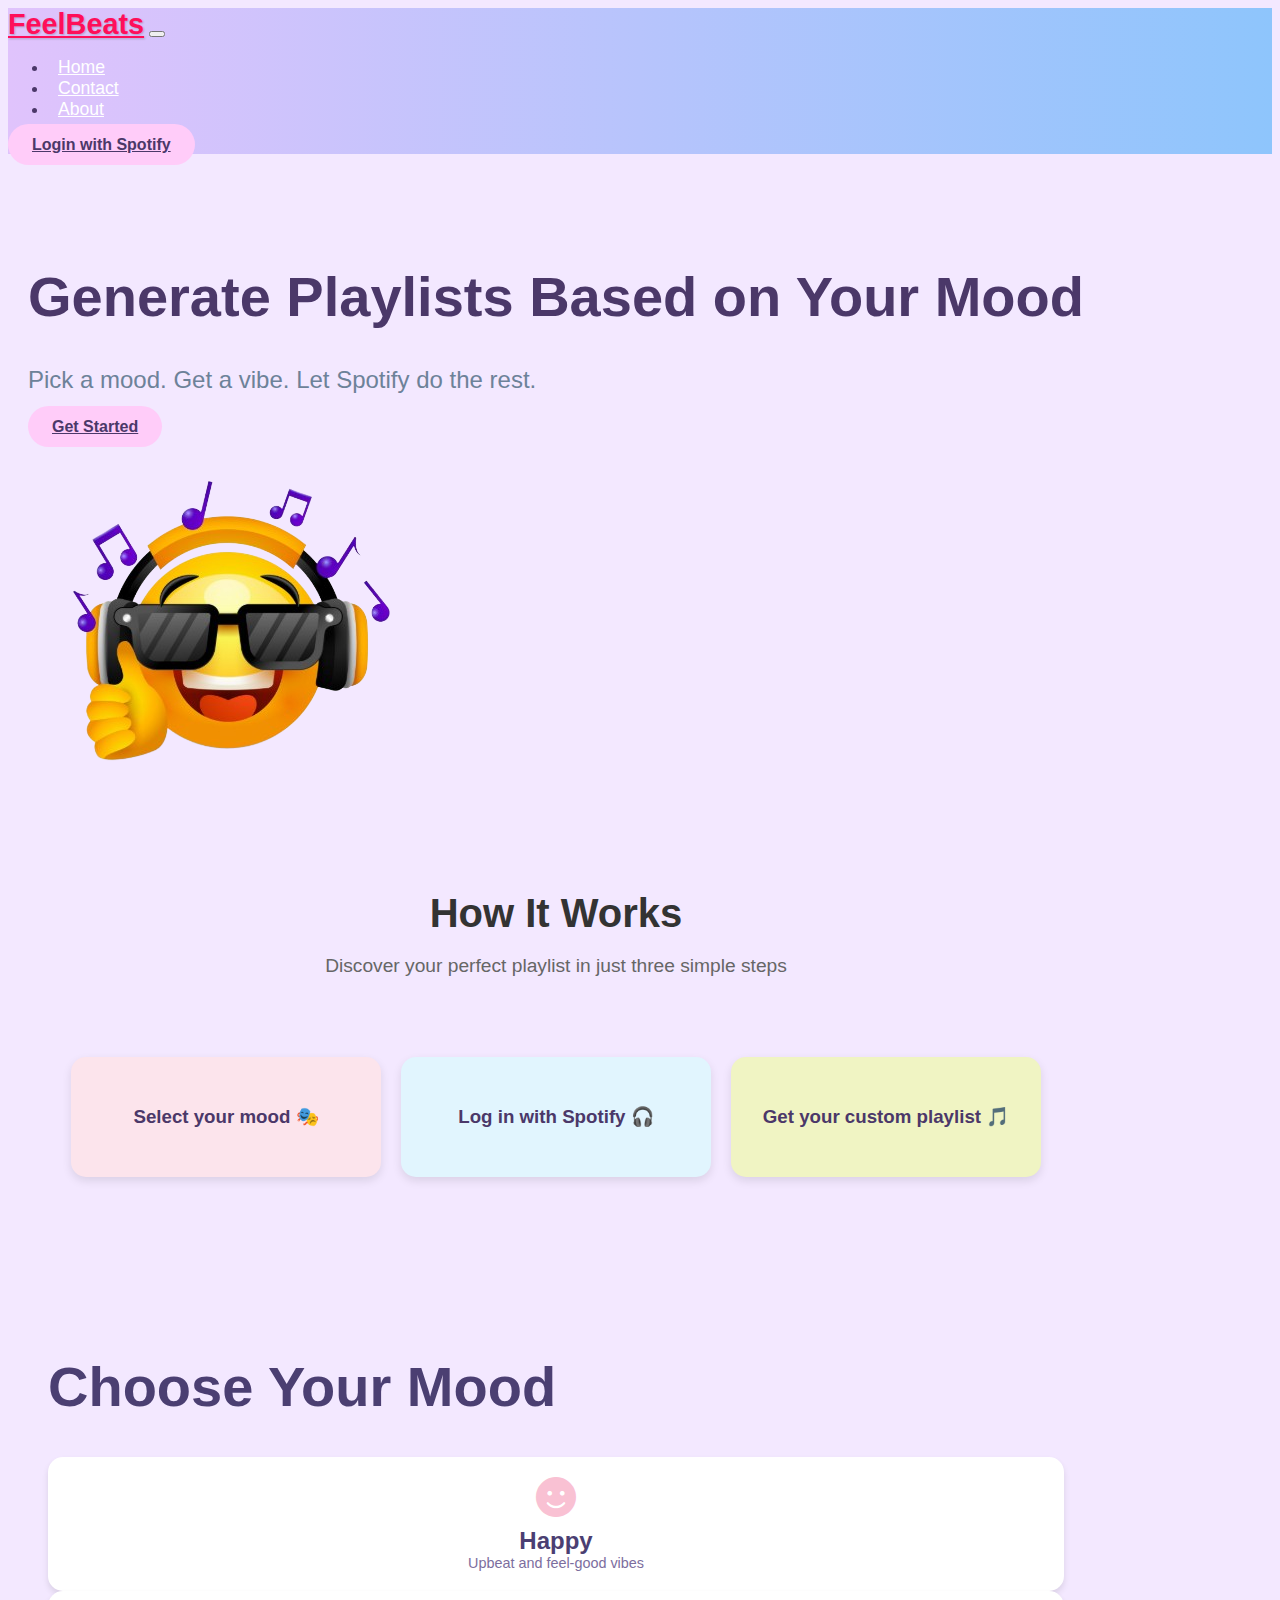
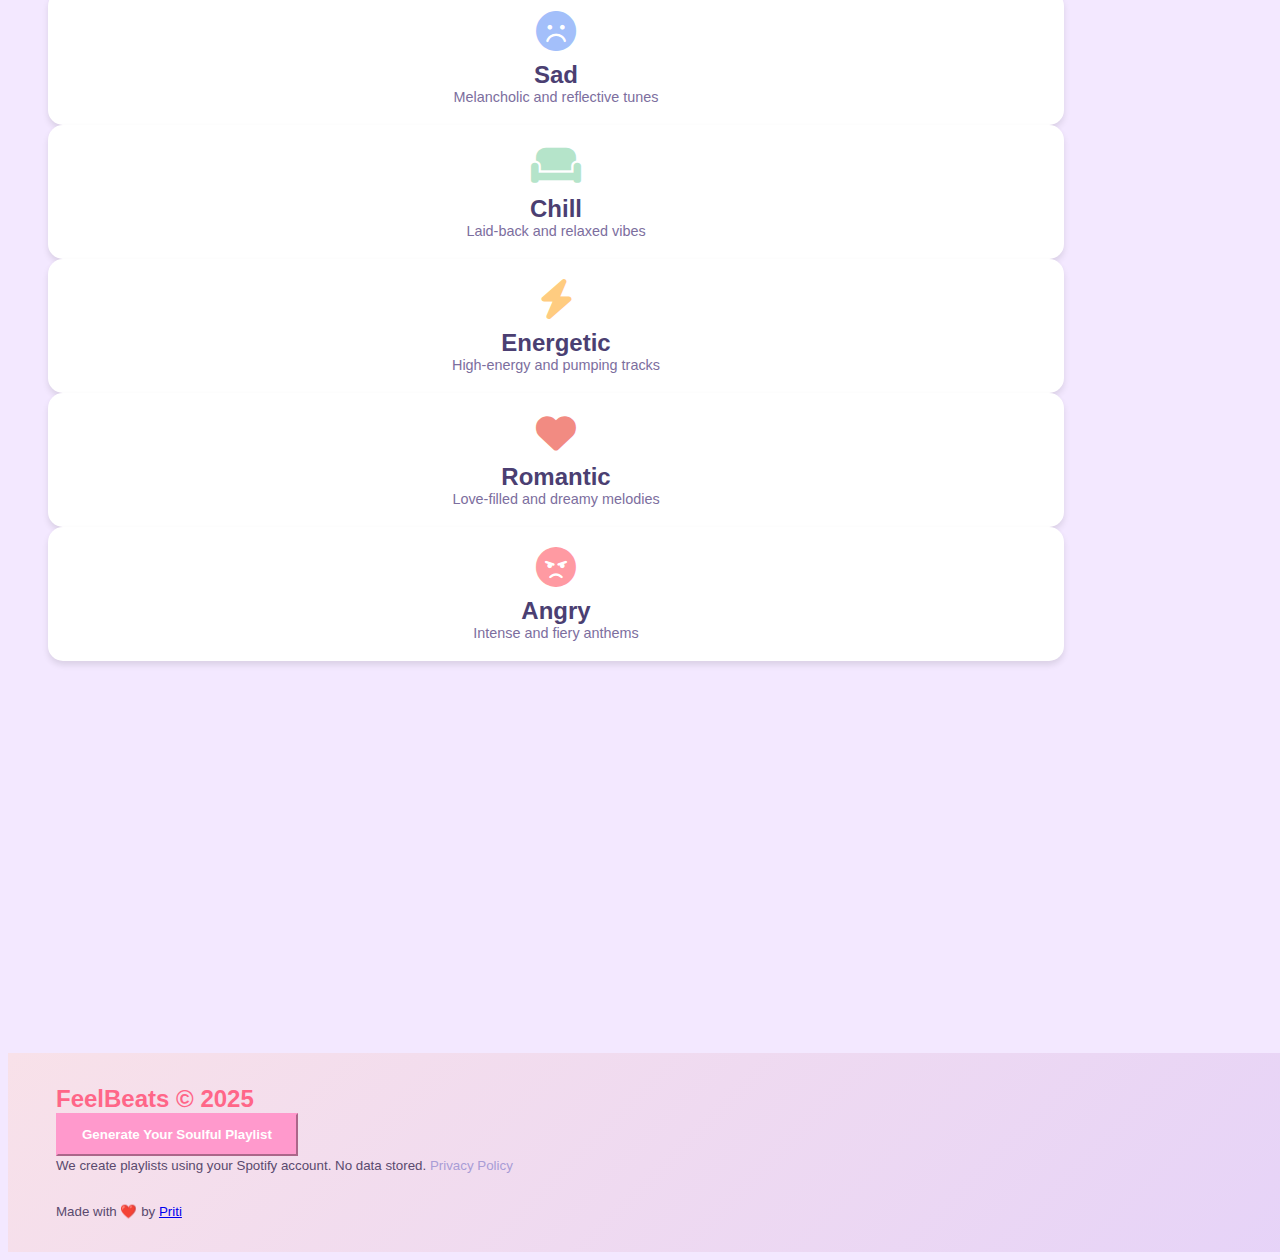
<file: Index.html>
<!DOCTYPE html>
<html lang="en">
<head>
    <meta charset="UTF-8">
    <meta name="viewport" content="width=device-width, initial-scale=1.0">
    <title>Mood- Playlist</title>
    <link href="https://cdn.jsdelivr.net/npm/bootstrap@5.0.2/dist/css/bootstrap.min.css" rel="stylesheet" integrity="sha384-EVSTQN3/azprG1Anm3QDgpJLIm9Nao0Yz1ztcQTwFspd3yD65VohhpuuCOmLASjC" crossorigin="anonymous">
    <link rel="stylesheet" href="../Style/Navbar.css">
    <link rel="stylesheet" href="../Style/home.css">

    <link href="https://cdnjs.cloudflare.com/ajax/libs/font-awesome/6.4.2/css/all.min.css" rel="stylesheet">
</head>
<body>
    <!-- Navbar -->
    <nav class="navbar navbar-expand-lg navbar-light bg-light">
        <div class="container-fluid">
        <!-- Logo/Name on the left -->
        <a class="navbar-brand" href="#">FeelBeats</a>
         
        <!-- Toggler for mobile view -->
        <button class="navbar-toggler" type="button" data-bs-toggle="collapse" data-bs-target="#navbarNav" aria-controls="navbarNav" aria-expanded="false" aria-label="Toggle navigation">
            <span class="navbar-toggler-icon"></span>
        </button>
        
        <!-- Navbar links and buttons -->
        <div class="collapse navbar-collapse" id="navbarNav">
            <!-- Center links -->
            <ul class="navbar-nav mx-auto">
            <li class="nav-item">
                <a class="nav-link" href="Index.html">Home</a>
            </li>
            <li class="nav-item">
                <a class="nav-link" href="Contact.html">Contact</a>
            </li>
            <li class="nav-item">
                <a class="nav-link" href="about.html">About</a>
            </li>
            </ul>
            
            <!-- Right buttons -->
            <div class="d-flex">
            <!-- <a href="#" class="btn btn-outline-primary me-2">Login</a> -->
            <a href="#"  id="login" class="btn login-btn btn-primary">Login with spotify</a>
            </div>
        </div>
        
        </div>
    </nav>
    <!-- hero section  -->
     <section class="hero-section">
    <div class="container">
      <div class="row align-items-center">
        <!-- Text Content -->
        <div class="col-md-6 text-center text-md-start">
          <h1 class="mb-4">Generate Playlists Based on Your Mood</h1>
          <p class="mb-5">Pick a mood. Get a vibe. Let Spotify do the rest.</p>
          <a href="#mood-selection" class="btn btn-primary">Get Started</a>
        </div>
        <!-- supporting image -->
        <div class="col-md-6 text-center ">
          <img src="../Images/musicemoji.png" alt="" class="simg">
        </div>

         <!-- Cards Section -->
        <section class="how-it-works">
            <h2 class="Center">How It Works</h2>
            <p class="tagline">Discover your perfect playlist in just three simple steps</p>
            <div class="cards-container">
                <div class="card steps">
                    <h3>Select your mood 🎭</h3>
                </div>
                <div class="card steps">
                    <h3>Log in with Spotify 🎧</h3>
                </div>
                <div class="card steps">
                    <h3>Get your custom playlist 🎵</h3>
                </div>
            </div>
        </section>
        <section class="container choosemood">
        <h1 class="text-center mb-5" style="color: #4b3f72;">Choose Your Mood</h1>
        <div class="row g-4">
            <div class="col-md-4">
                <div class="mood-card" data-mood="happy">
                    <i class="fas fa-smile mood-icon" style="color: #f9c1d3;"></i>
                    <div class="mood-name">Happy</div>
                    <div class="mood-microcopy">Upbeat and feel-good vibes</div>
                </div>
            </div>
            <div class="col-md-4">
                <div class="mood-card" data-mood="sad">
                    <i class="fas fa-frown mood-icon" style="color: #a3bffa;"></i>
                    <div class="mood-name">Sad</div>
                    <div class="mood-microcopy">Melancholic and reflective tunes</div>
                </div>
            </div>
            <div class="col-md-4">
                <div class="mood-card" data-mood="chill">
                    <i class="fas fa-couch mood-icon" style="color: #b5e4ca;"></i>
                    <div class="mood-name">Chill</div>
                    <div class="mood-microcopy">Laid-back and relaxed vibes</div>
                </div>
            </div>
            <div class="col-md-4">
                <div class="mood-card" data-mood="energetic">
                    <i class="fas fa-bolt mood-icon" style="color: #ffcc80;"></i>
                    <div class="mood-name">Energetic</div>
                    <div class="mood-microcopy">High-energy and pumping tracks</div>
                </div>
            </div>
            <div class="col-md-4">
                <div class="mood-card" data-mood="romantic">
                    <i class="fas fa-heart mood-icon" style="color: #f28b82;"></i>
                    <div class="mood-name">Romantic</div>
                    <div class="mood-microcopy">Love-filled and dreamy melodies</div>
                </div>
            </div>
            <div class="col-md-4">
                <div class="mood-card" data-mood="angry">
                    <i class="fas fa-angry mood-icon" style="color: #ff9aa2;"></i>
                    <div class="mood-name">Angry</div>
                    <div class="mood-microcopy">Intense and fiery anthems</div>
                </div>
            </div>
        </div>
    </section>
    <div id="results" class="container mt-5">
      
    </div>

      </div>
    </div>
  </section>
  <footer>
    <div class="footer-container">
      <div class="d-flex flex-column flex-md-row justify-content-between align-items-center mb-3">
        <div class="footer-brand mb-2 mb-md-0">
          FeelBeats © 2025
        </div>
        <button id="main-cta-btn" class="btn cta-btn btn-lg">
          Generate Your Soulful Playlist
        </button>
      </div>
      <div class="d-flex flex-column flex-md-row justify-content-between align-items-center">
        <div class="footer-links mb-2 mb-md-0 ">
          <small >
            We create playlists using your Spotify account. No data stored. 
            <a href="/privacy-policy">Privacy Policy</a>
          </small>
        </div>
        <div class="social-icons">
          <a href="https://github.com/yourusername" aria-label="GitHub">
            <i class="bi bi-github"></i>
          </a>
          <a href="https://twitter.com/yourusername" aria-label="Twitter">
            <i class="bi bi-twitter"></i>
          </a>
          <a href="https://linkedin.com/in/yourusername" aria-label="LinkedIn">
            <i class="bi bi-linkedin"></i>
          </a>
        </div>
      </div>
      <div class="text-center mt-3">
        <small>Made with <span style="color: #ff6688;">❤️</span> by <a href="https://github.com/yourusername" class="text-decoration-none">Priti</a></small>
      </div>
    </div>
  </footer>

</body>
<script src="https://cdn.jsdelivr.net/npm/bootstrap@5.0.2/dist/js/bootstrap.bundle.min.js" integrity="sha384-MrcW6ZMFYlzcLA8Nl+NtUVF0sA7MsXsP1UyJoMp4YLEuNSfAP+JcXn/tWtIaxVXM" crossorigin="anonymous"></script>
<script src="./Script/Main.js"></script>
</html>
</file>
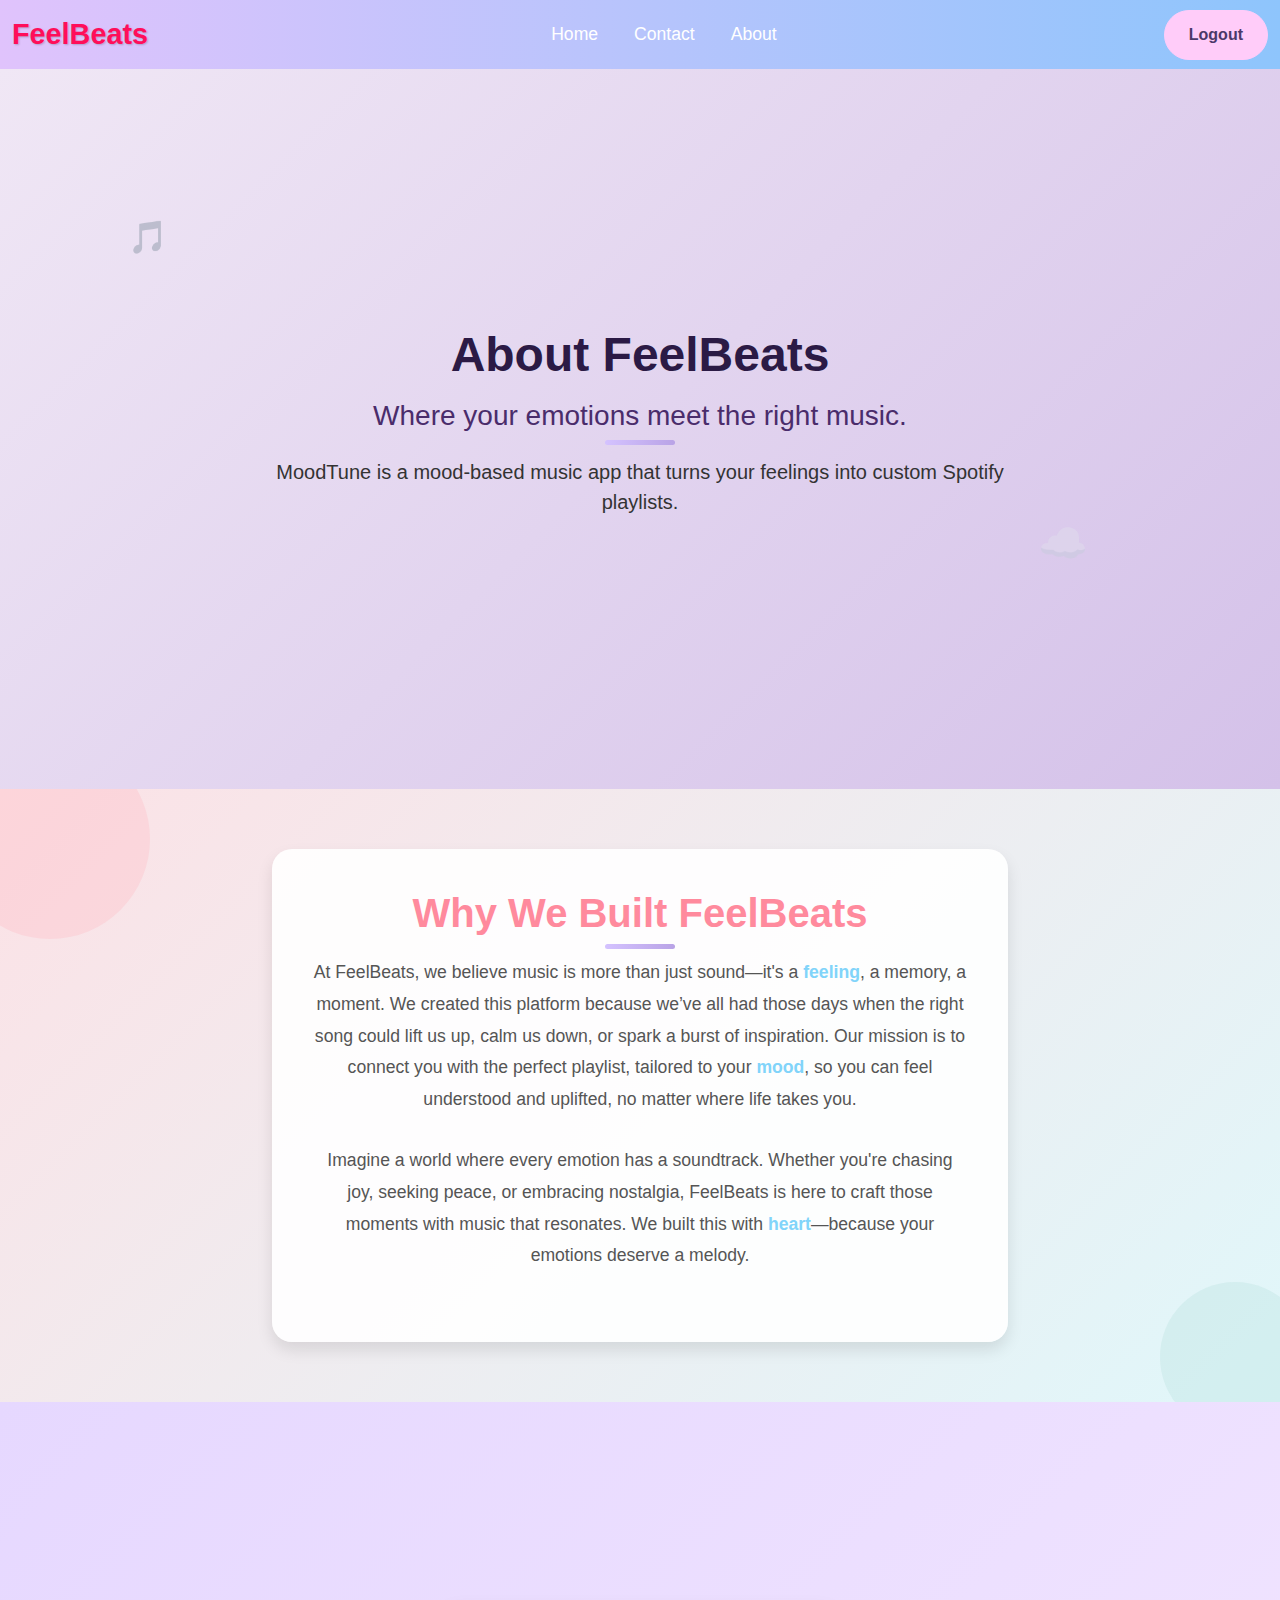
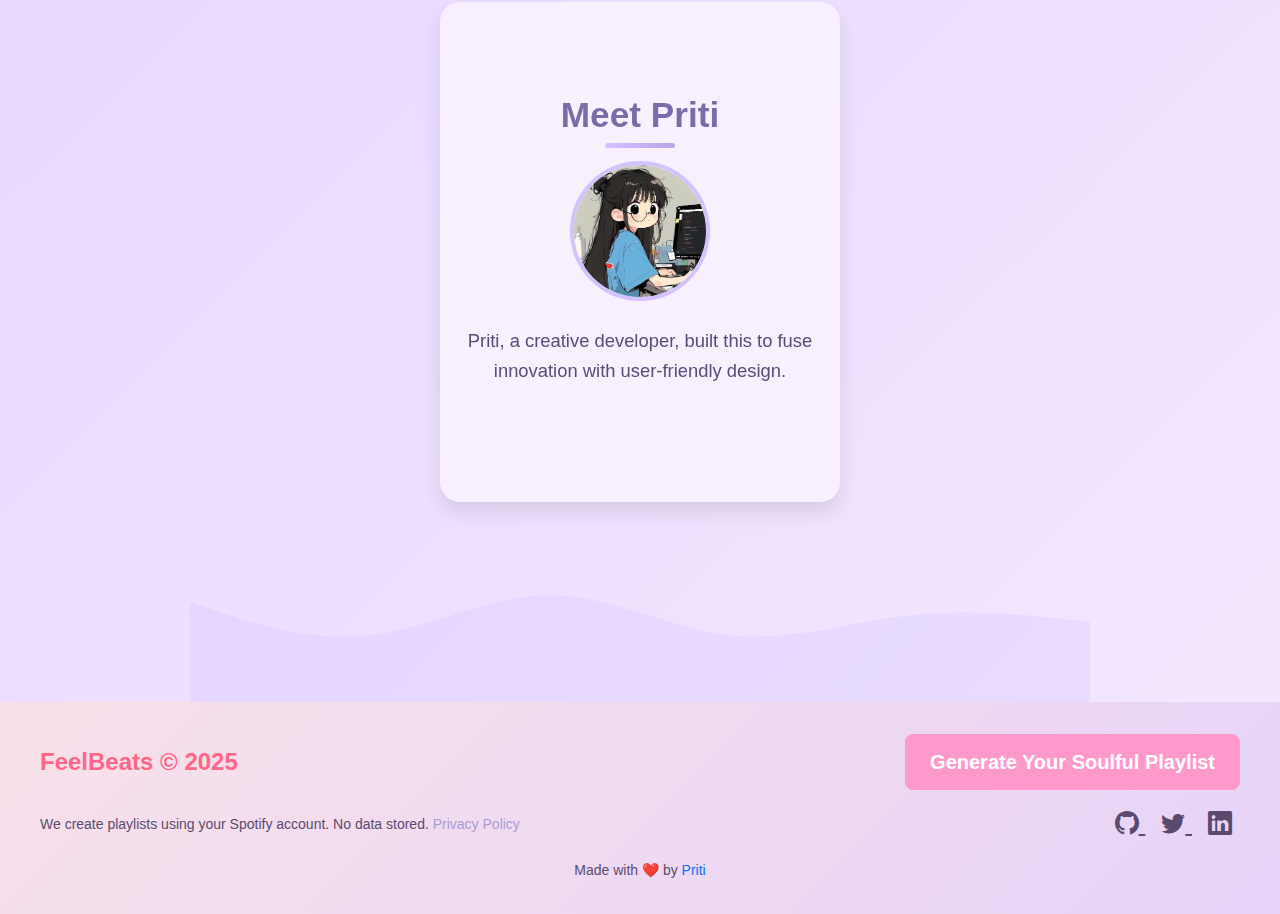
<file: about.html>
<!DOCTYPE html>
<html lang="en">
<head>
    <meta charset="UTF-8">
    <meta name="viewport" content="width=device-width, initial-scale=1.0">
    <title>About MoodTune</title>
    <!-- Bootstrap CSS -->
    <link href="https://cdn.jsdelivr.net/npm/bootstrap@5.3.3/dist/css/bootstrap.min.css" rel="stylesheet">
        <link rel="stylesheet" href="../Style/about.css">
        <link rel="stylesheet" href="../Style/Navbar.css">
    <link href="https://cdn.jsdelivr.net/npm/bootstrap-icons@1.11.3/font/bootstrap-icons.min.css" rel="stylesheet">
 
</head>
<body>
      <!-- Navbar -->
    <nav class="navbar navbar-expand-lg navbar-light bg-light">
        <div class="container-fluid">
        <!-- Logo/Name on the left -->
        <a class="navbar-brand" href="#">FeelBeats</a>
         
        <!-- Toggler for mobile view -->
        <button class="navbar-toggler" type="button" data-bs-toggle="collapse" data-bs-target="#navbarNav" aria-controls="navbarNav" aria-expanded="false" aria-label="Toggle navigation">
            <span class="navbar-toggler-icon"></span>
        </button>
        
        <!-- Navbar links and buttons -->
        <div class="collapse navbar-collapse" id="navbarNav">
            <!-- Center links -->
            <ul class="navbar-nav mx-auto">
            <li class="nav-item">
                <a class="nav-link" href="Index.html">Home</a>
            </li>
            <li class="nav-item">
                <a class="nav-link" href="Contact.html">Contact</a>
            </li>
            <li class="nav-item">
                <a class="nav-link" href="about.html">About</a>
            </li>
            </ul>
            
            <!-- Right buttons -->
            <div class="d-flex">
            <!-- <a href="#" class="btn btn-outline-primary me-2">Login</a> -->
            <a href="#" class="btn btn-primary">Logout</a>
            </div>
        </div>
        
        </div>
    </nav>
    <section class="hero-section py-5">
        <div class="wave-bg"></div>
        <div class="decorative-elements"></div>
        <div class="hero-content">
            <h1>About FeelBeats</h1>
            <h2>Where your emotions meet the right music.</h2>
            <p>MoodTune is a mood-based music app that turns your feelings into custom Spotify playlists.</p>
        </div>
    </section>
<section class="mission-section">
        <div class="decorative-circle"></div>
        <div class="decorative-circle-right"></div>
        <div class="container">
            <div class="row justify-content-center">
                <div class="col-lg-8 col-md-10">
                    <div class="mission-content">
                        <h2 class="mission-title">Why We Built FeelBeats</h2>
                        <p class="mission-text">
                            At FeelBeats, we believe music is more than just sound—it's a <span class="highlight">feeling</span>, a memory, a moment. We created this platform because we’ve all had those days when the right song could lift us up, calm us down, or spark a burst of inspiration. Our mission is to connect you with the perfect playlist, tailored to your <span class="highlight">mood</span>, so you can feel understood and uplifted, no matter where life takes you.
                        </p>
                        <p class="mission-text">
                            Imagine a world where every emotion has a soundtrack. Whether you're chasing joy, seeking peace, or embracing nostalgia, FeelBeats is here to craft those moments with music that resonates. We built this with <span class="highlight">heart</span>—because your emotions deserve a melody.
                        </p>
                    </div>
                </div>
            </div>
        </div>
        
</section>

<section class="creator-section">
    <div class="container">
      <div class="flip-card">
        <div class="flip-card-inner">
          <div class="flip-card-front">
            <h2>Meet Priti</h2>
            <img src="./Images/girl.jpeg" alt="Priti" class="creator-img">
            <p class="bio-text">Priti, a creative developer, built this to fuse innovation with user-friendly design.</p>
          </div>
          <div class="flip-card-back">
            <h2>Connect</h2>
            <p class="connect-text">Reach out and let's create something amazing together!</p>
            <div class="social-links mt-4">
              <a href="https://github.com/pritinagi" target="_blank" title="GitHub"><i class="bi bi-github"></i></a>
              <a href="https://linkedin.com/pritinagi" target="_blank" title="LinkedIn"><i class="bi bi-linkedin"></i></a>
            </div>
          </div>
        </div>
      </div>
    </div>
  </section>

<footer>
    <div class="footer-container">
      <div class="d-flex flex-column flex-md-row justify-content-between align-items-center mb-3">
        <div class="footer-brand mb-2 mb-md-0">
          FeelBeats © 2025
        </div>
        <button id="main-cta-btn" class="btn cta-btn btn-lg">
          Generate Your Soulful Playlist
        </button>
      </div>
      <div class="d-flex flex-column flex-md-row justify-content-between align-items-center">
        <div class="footer-links mb-2 mb-md-0 ">
          <small >
            We create playlists using your Spotify account. No data stored. 
            <a href="/privacy-policy">Privacy Policy</a>
          </small>
        </div>
        <div class="social-icons">
          <a href="https://github.com/yourusername" aria-label="GitHub">
            <i class="bi bi-github"></i>
          </a>
          <a href="https://twitter.com/yourusername" aria-label="Twitter">
            <i class="bi bi-twitter"></i>
          </a>
          <a href="https://linkedin.com/in/yourusername" aria-label="LinkedIn">
            <i class="bi bi-linkedin"></i>
          </a>
        </div>
      </div>
      <div class="text-center mt-3">
        <small>Made with <span style="color: #ff6688;">❤️</span> by <a href="https://github.com/yourusername" class="text-decoration-none">Priti</a></small>
      </div>
    </div>
</footer>
    <!-- Bootstrap JS -->
    <script src="https://cdn.jsdelivr.net/npm/bootstrap@5.3.3/dist/js/bootstrap.bundle.min.js"></script>
</body>
</html>
</file>
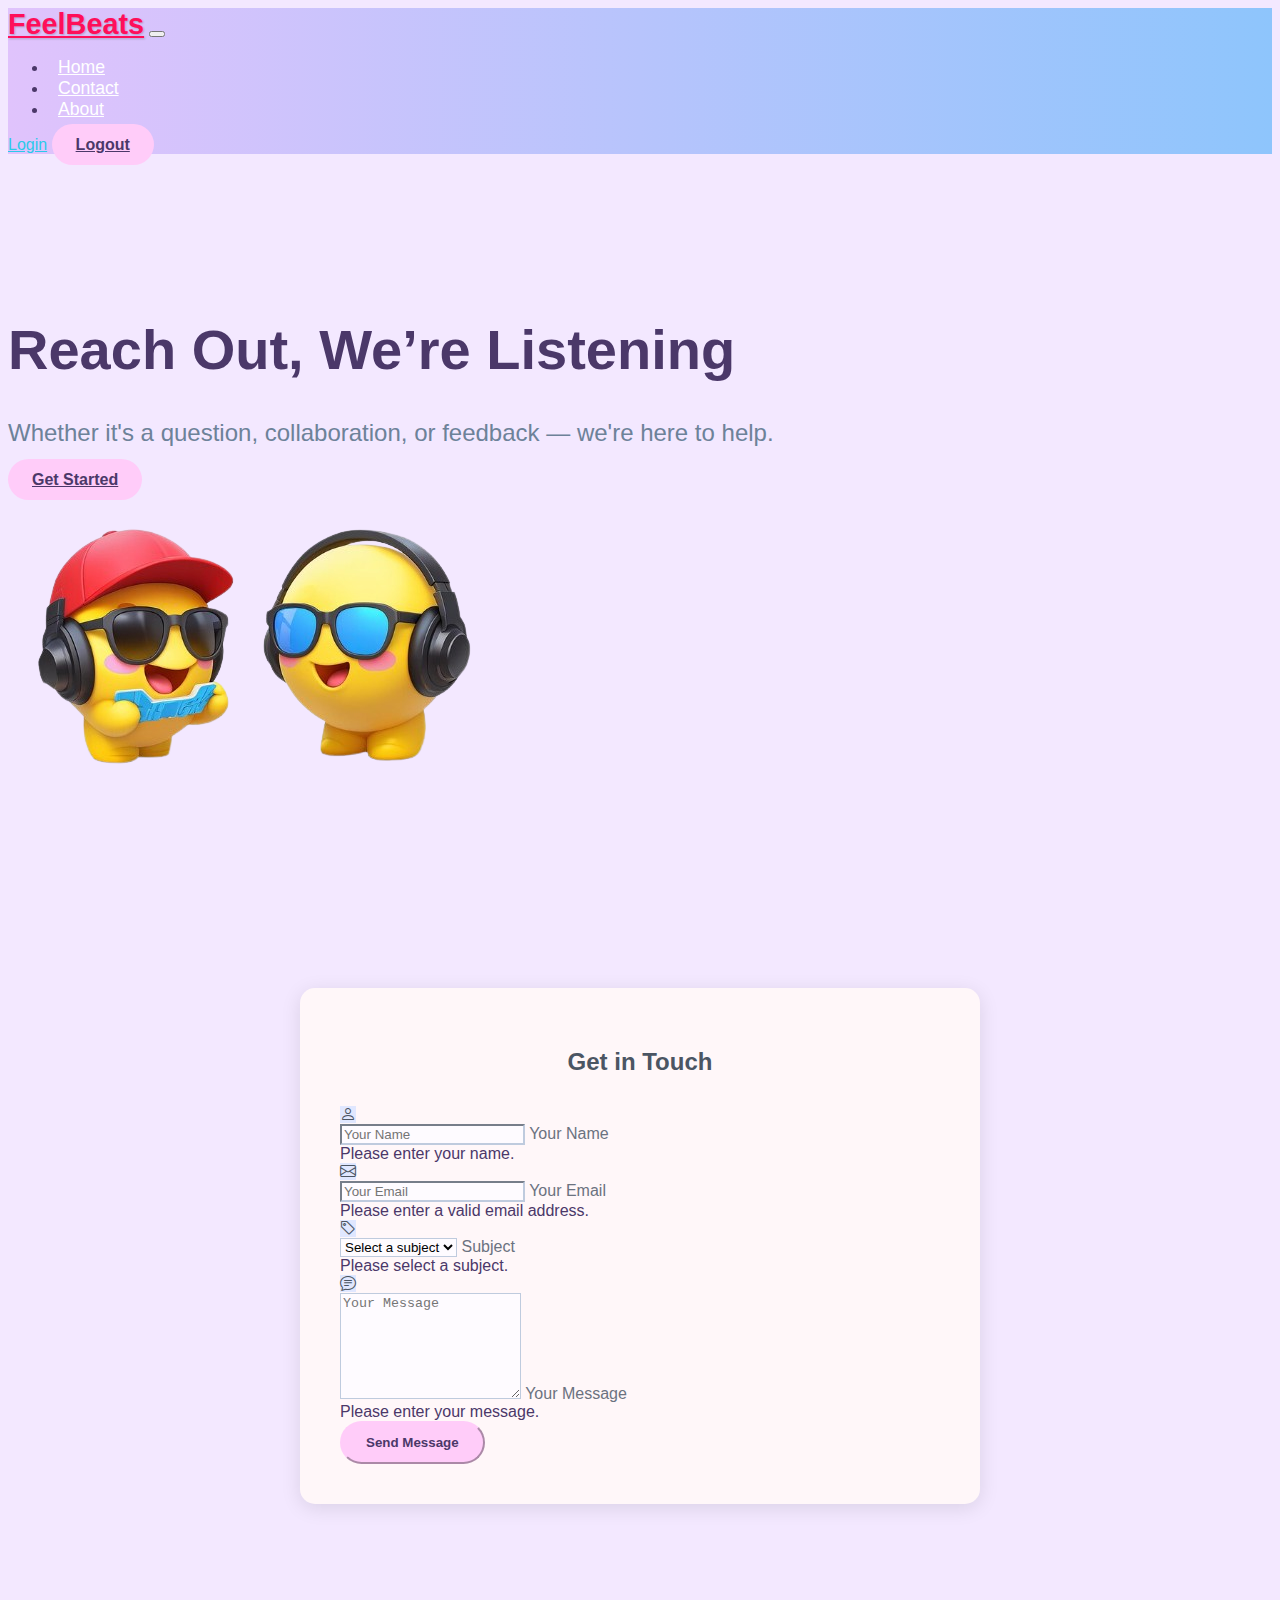
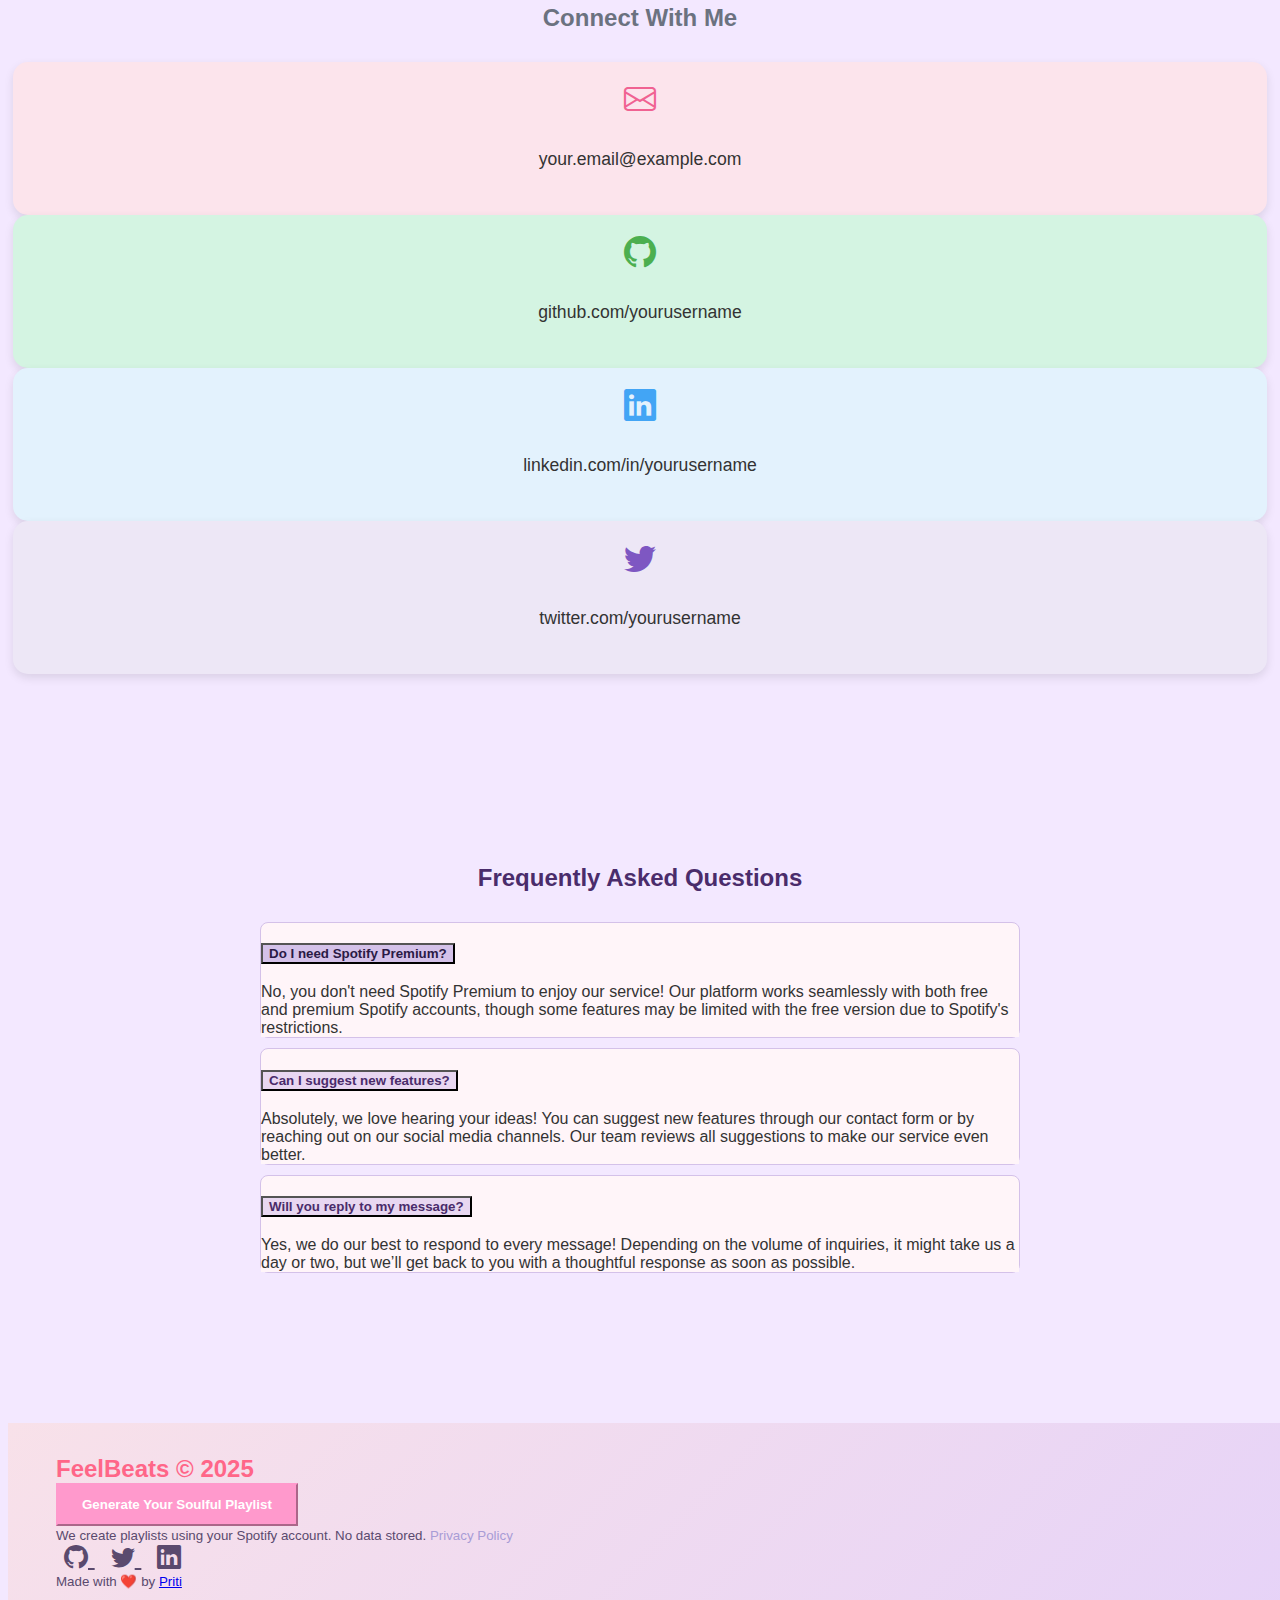
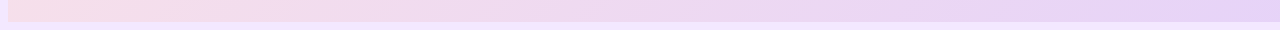
<file: Contact.html>
<!DOCTYPE html>
<html lang="en">
<head>
    <meta charset="UTF-8">
    <meta name="viewport" content="width=device-width, initial-scale=1.0">
    <title>Mood- Playlist</title>
    <link href="https://cdn.jsdelivr.net/npm/bootstrap@5.0.2/dist/css/bootstrap.min.css" rel="stylesheet" integrity="sha384-EVSTQN3/azprG1Anm3QDgpJLIm9Nao0Yz1ztcQTwFspd3yD65VohhpuuCOmLASjC" crossorigin="anonymous">
    <link href="https://cdn.jsdelivr.net/npm/bootstrap-icons@1.11.3/font/bootstrap-icons.min.css" rel="stylesheet">
    <link href="https://cdnjs.cloudflare.com/ajax/libs/font-awesome/6.4.2/css/all.min.css" rel="stylesheet">
    <!-- <link rel="stylesheet" href="../Style/Navbar.css"> -->
    <link rel="stylesheet" href="../Style/contact.css">
    <link rel="stylesheet" href="../Style/Navbar.css">

</head>
<body>
    <!-- Navbar -->
    <nav class="navbar navbar-expand-lg navbar-light bg-light">
        <div class="container-fluid">
        <!-- Logo/Name on the left -->
        <a class="navbar-brand" href="#">FeelBeats</a>
        
        <!-- Toggler for mobile view -->
        <button class="navbar-toggler" type="button" data-bs-toggle="collapse" data-bs-target="#navbarNav" aria-controls="navbarNav" aria-expanded="false" aria-label="Toggle navigation">
            <span class="navbar-toggler-icon"></span>
        </button>
        
        <!-- Navbar links and buttons -->
        <div class="collapse navbar-collapse" id="navbarNav">
            <!-- Center links -->
            <ul class="navbar-nav mx-auto">
            <li class="nav-item">
                <a class="nav-link" href="Index.html">Home</a>
            </li>
            <li class="nav-item">
                <a class="nav-link" href="Contact.html">Contact</a>
            </li>
            <li class="nav-item">
                <a class="nav-link" href="about.html">About</a>
            </li>
            </ul>
            
            <!-- Right buttons -->
            <div class="d-flex">
            <a href="#" class="btn btn-outline-primary me-2">Login</a>
            <a href="#" class="btn btn-primary">Logout</a>
            </div>
        </div>
        
        </div>
    </nav>
    <!-- hero section  -->
<section class="hero-section">
    <div class="container">
      <div class="row align-items-center">
        <!-- Text Content -->
        <div class="col-md-6 text-center text-md-start">
          <h1 class="mb-4">Reach Out, We’re Listening</h1>
          <p class="mb-5">Whether it's a question, collaboration, or feedback — we're here to help.</p>
          <a href="#mood-selection" class="btn btn-primary">Get Started</a>
        </div>
        <!-- Supporting Visual: SVG Mood Wave -->
        <div class="col-md-6 text-center">
          <img src="/Images/contactmoji.png"  alt="">
        </div>
      </div>
    </div>
</section>
<!-- contact form  -->
<section class="contact-section">
        <h2 class="text-center mb-2"  style="color: #4b5563;">Get in Touch</h2>
        <div id="form-alert" class="alert d-none" role="alert"></div>
        <form id="contact-form" action="mailto:pritinagig9494@gmail.com" method="post" enctype="text/plain" novalidate>
            <div class="mb-3">
                <div class="input-group">
                    <span class="input-group-text"><i class="bi bi-person"></i></span>
                    <div class="form-floating">
                        <input type="text" class="form-control" id="name" placeholder="Your Name" required>
                        <label for="name">Your Name</label>
                    </div>
                </div>
                <div class="invalid-feedback">Please enter your name.</div>
            </div>
            <div class="mb-3">
                <div class="input-group">
                    <span class="input-group-text"><i class="bi bi-envelope"></i></span>
                    <div class="form-floating">
                        <input type="email" class="form-control" id="email" placeholder="Your Email" required>
                        <label for="email">Your Email</label>
                    </div>
                </div>
                <div class="invalid-feedback">Please enter a valid email address.</div>
            </div>
            <div class="mb-3">
                <div class="input-group">
                    <span class="input-group-text"><i class="bi bi-tag"></i></span>
                    <div class="form-floating">
                        <select class="form-select" id="subject" required>
                            <option value="" disabled selected>Select a subject</option>
                            <option value="General Inquiry">General Inquiry</option>
                            <option value="Support">Support</option>
                            <option value="Feedback">Feedback</option>
                            <option value="Collaboration">Collaboration</option>
                        </select>
                        <label for="subject">Subject</label>
                    </div>
                </div>
                <div class="invalid-feedback">Please select a subject.</div>
            </div>
            <div class="mb-3">
                <div class="input-group">
                    <span class="input-group-text"><i class="bi bi-chat-text"></i></span>
                    <div class="form-floating">
                        <textarea class="form-control" id="message" placeholder="Your Message" style="height: 100px" required></textarea>
                        <label for="message">Your Message</label>
                    </div>
                </div>
                <div class="invalid-feedback">Please enter your message.</div>
            </div>
            <button type="submit" class="btn btn-primary w-100">
                <span class="spinner-border spinner-border-sm" role="status" aria-hidden="true"></span>
                Send Message
            </button>
        </form>
</section>


<!-- profiless -->


  <section class="profile-section">
    <div class="container">
      <h2 class="text-center mb-4" style="color: #6b7280;">Connect With Me</h2>
      <div class="row row-cols-1 row-cols-md-2 g-4">
        <div class="col">
          <div class="contact-card card-email">
            <i class="bi bi-envelope contact-icon"></i>
            <p><a href="mailto:your.email@example.com" class="contact-link">your.email@example.com</a></p>
          </div>
        </div>
        <div class="col">
          <div class="contact-card card-github">
            <i class="bi bi-github contact-icon"></i>
            <p><a href="https://github.com/yourusername" target="_blank" class="contact-link">github.com/yourusername</a></p>
          </div>
        </div>
        <div class="col">
          <div class="contact-card card-linkedin">
            <i class="bi bi-linkedin contact-icon"></i>
            <p><a href="https://linkedin.com/in/yourusername" target="_blank" class="contact-link">linkedin.com/in/yourusername</a></p>
          </div>
        </div>
        <div class="col">
          <div class="contact-card card-twitter">
            <i class="bi bi-twitter contact-icon"></i>
            <p><a href="https://twitter.com/yourusername" target="_blank" class="contact-link">twitter.com/yourusername</a></p>
          </div>
        </div>
      </div>
    </div>
  </section>



  <!-- faqs -->

<section class="faq-section">
   <div class="faq-section">
        <h2>Frequently Asked Questions</h2>
        <div class="accordion" id="faqAccordion">
            <div class="accordion-item">
                <h3 class="accordion-header" id="headingOne">
                    <button class="accordion-button" type="button" data-bs-toggle="collapse" data-bs-target="#collapseOne" aria-expanded="true" aria-controls="collapseOne">
                        Do I need Spotify Premium?
                    </button>
                </h3>
                <div id="collapseOne" class="accordion-collapse collapse show" aria-labelledby="headingOne" data-bs-parent="#faqAccordion">
                    <div class="accordion-body">
                        No, you don't need Spotify Premium to enjoy our service! Our platform works seamlessly with both free and premium Spotify accounts, though some features may be limited with the free version due to Spotify's restrictions.
                    </div>
                </div>
            </div>
            <div class="accordion-item">
                <h3 class="accordion-header" id="headingTwo">
                    <button class="accordion-button collapsed" type="button" data-bs-toggle="collapse" data-bs-target="#collapseTwo" aria-expanded="false" aria-controls="collapseTwo">
                        Can I suggest new features?
                    </button>
                </h3>
                <div id="collapseTwo" class="accordion-collapse collapse" aria-labelledby="headingTwo" data-bs-parent="#faqAccordion">
                    <div class="accordion-body">
                        Absolutely, we love hearing your ideas! You can suggest new features through our contact form or by reaching out on our social media channels. Our team reviews all suggestions to make our service even better.
                    </div>
                </div>
            </div>
            <div class="accordion-item">
                <h3 class="accordion-header" id="headingThree">
                    <button class="accordion-button collapsed" type="button" data-bs-toggle="collapse" data-bs-target="#collapseThree" aria-expanded="false" aria-controls="collapseThree">
                        Will you reply to my message?
                    </button>
                </h3>
                <div id="collapseThree" class="accordion-collapse collapse" aria-labelledby="headingThree" data-bs-parent="#faqAccordion">
                    <div class="accordion-body">
                        Yes, we do our best to respond to every message! Depending on the volume of inquiries, it might take us a day or two, but we’ll get back to you with a thoughtful response as soon as possible.
                    </div>
                </div>
            </div>
        </div>
    </div>
</section>


  
  <footer>
    <div class="footer-container">
      <div class="d-flex flex-column flex-md-row justify-content-between align-items-center mb-3">
        <div class="footer-brand mb-2 mb-md-0">
          FeelBeats © 2025
        </div>
        <button id="main-cta-btn" class="btn cta-btn btn-lg">
          Generate Your Soulful Playlist
        </button>
      </div>
      <div class="d-flex flex-column flex-md-row justify-content-between align-items-center">
        <div class="footer-links mb-2 mb-md-0 ">
          <small >
            We create playlists using your Spotify account. No data stored. 
            <a href="/privacy-policy">Privacy Policy</a>
          </small>
        </div>
        <div class="social-icons">
          <a href="https://github.com/yourusername" aria-label="GitHub">
            <i class="bi bi-github"></i>
          </a>
          <a href="https://twitter.com/yourusername" aria-label="Twitter">
            <i class="bi bi-twitter"></i>
          </a>
          <a href="https://linkedin.com/in/yourusername" aria-label="LinkedIn">
            <i class="bi bi-linkedin"></i>
          </a>
        </div>
      </div>
      <div class="text-center mt-3">
        <small>Made with <span style="color: #ff6688;">❤️</span> by <a href="https://github.com/yourusername" class="text-decoration-none">Priti</a></small>
      </div>
    </div>
  </footer>

</body>
<script src="https://cdn.jsdelivr.net/npm/bootstrap@5.0.2/dist/js/bootstrap.bundle.min.js" integrity="sha384-MrcW6ZMFYlzcLA8Nl+NtUVF0sA7MsXsP1UyJoMp4YLEuNSfAP+JcXn/tWtIaxVXM" crossorigin="anonymous"></script>

</html>
</file>
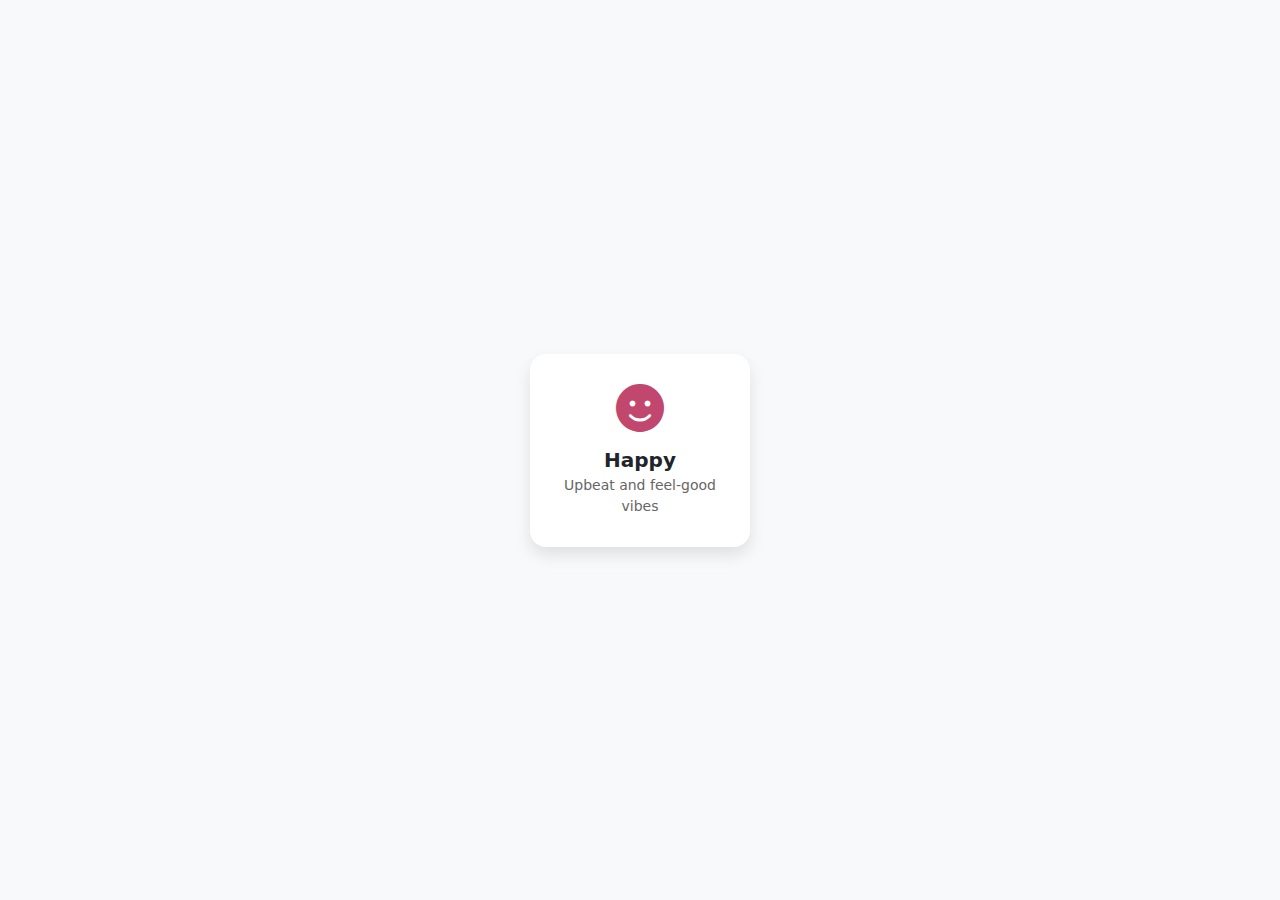
<file: try.html>
<!DOCTYPE html>
<html lang="en">
<head>
  <meta charset="UTF-8" />
  <meta name="viewport" content="width=device-width, initial-scale=1.0"/>
  <title>Mood Card with Sparkle</title>

  <!-- Bootstrap CSS -->
  <link href="https://cdn.jsdelivr.net/npm/bootstrap@5.3.3/dist/css/bootstrap.min.css" rel="stylesheet">
  
  <!-- Font Awesome (for smile icon) -->
  <link rel="stylesheet" href="https://cdnjs.cloudflare.com/ajax/libs/font-awesome/6.4.0/css/all.min.css">

  <style>
    body {
      background-color: #f8f9fa;
      display: flex;
      justify-content: center;
      align-items: center;
      height: 100vh;
    }

    .mood-card {
      position: relative;
      text-align: center;
      padding: 30px;
      width: 220px;
      border-radius: 16px;
      background-color: #ffffff;
      box-shadow: 0 8px 16px rgba(0, 0, 0, 0.1);
      cursor: pointer;
      overflow: hidden;
      transition: transform 0.3s ease;
    }

    .mood-icon {
      font-size: 48px;
      color: #c2476e;
      transition: transform 0.3s ease;
    }

    .mood-card:hover .mood-icon {
      transform: scale(1.3);
    }

    .mood-name {
      margin-top: 12px;
      font-size: 20px;
      font-weight: 600;
    }

    .mood-microcopy {
      font-size: 14px;
      color: #666;
    }

    /* Sparkles */
    .sparkle {
      position: absolute;
      width: 10px;
      height: 10px;
      background: radial-gradient(circle, #34cf00, transparent);
      border-radius: 50%;
      opacity: 0;
      pointer-events: none;
    }

    .sparkle1 { top: 10%; left: 25%; }
    .sparkle2 { top: 50%; right: 20%; }
    .sparkle3 { bottom: 15%; left: 45%; }

    .mood-card:hover .sparkle {
      animation: sparkle-pop 0.6s ease-out forwards;
    }

    .mood-card:hover .sparkle1 { animation-delay: 0s; }
    .mood-card:hover .sparkle2 { animation-delay: 0.2s; }
    .mood-card:hover .sparkle3 { animation-delay: 0.4s; }

    @keyframes sparkle-pop {
      0% {
        opacity: 0;
        transform: scale(0.3);
      }
      50% {
        opacity: 1;
        transform: scale(1.5);
      }
      100% {
        opacity: 0;
        transform: scale(0);
      }
    }
  </style>
</head>
<body>

  <div class="mood-card" data-mood="happy">
    <i class="fas fa-smile mood-icon"></i>
    <div class="mood-name">Happy</div>
    <div class="mood-microcopy">Upbeat and feel-good vibes</div>
    <span class="sparkle sparkle1"></span>
    <span class="sparkle sparkle2"></span>
    <span class="sparkle sparkle3"></span>
  </div>

</body>
</html>
</file>
<file: Style/Navbar.css>
.navbar {
  background: linear-gradient(90deg, #e0c3fc, #8ec5fc); /* Soft pastel purple to blue gradient, unchanged for continuity */
  font-family: 'Segoe UI', Tahoma, Geneva, Verdana, sans-serif;
}

.navbar-brand {
  color: #ff0e5a !important; /* Vibrant teal for the logo, replacing coral for a smoother look */
  font-size: 1.8rem;
  font-weight: bold;
  text-shadow: 1px 1px 2px rgba(0, 0, 0, 0.2);
}
.nav-link {
  color: #ffffff !important; /* White links for clean contrast, unchanged */
  font-size: 1.1rem;
  margin: 0 10px;
  transition: color 0.3s;
}
.nav-link:hover {
  color: #ea2a67 !important; /* Teal on hover to match the logo */
  transform: scale(1.1);
}
.btn-outline-primary {
  border-color: #2acaea; /* Teal border for consistency */
  color: #2acaea;
}
.btn-outline-primary:hover {
  background-color: #2acaea; /* Teal background on hover */
  color: #ffffff;
}   
.btn-primary {
  background-color: #2acaea; /* Teal for primary button, aligning with logo for cohesion */
  border-color: #2acaea;
  border-radius: 8px; /* Slightly rounded corners for a smoother, less odd appearance */
  transition: background-color 0.3s, border-color 0.3s;
}
.btn-primary:hover {
  background-color: #1ab8d6; /* Slightly darker teal for hover, maintaining vibrancy */
  border-color: #1ab8d6;
}
.fa-music {
  margin-right: 5px; /* Space between icon and text, unchanged for consistency */
}




/* hero section  */

    body {
      background-color: #F3E8FF; /* Pastel purple background */
      color: #4B3869; /* Darker pastel purple for text */
    }
    .hero-section {
      min-height: 80vh;
      display: flex;
      align-items: center;
      padding: 2rem 0;
    }
    h1 {
      font-size: 2.5rem;
      font-weight: 700;
      color: #4B3869; /* Pastel dark purple */
    }
    p {
      font-size: 1.25rem;
      color: #6D8299; /* Muted pastel blue-gray */
    }
    .btn-primary {
      background-color: #FFCCF9; /* Pastel pink */
      border-color: #FFCCF9;
      color: #4B3869;
      font-weight: 600;
      padding: 0.75rem 1.5rem;
      border-radius: 50px;
    }
    .btn-primary:hover {
      background-color: #FFB3F6; /* Slightly darker pastel pink */
      border-color: #FFB3F6;
    }
    .svg-container {
      max-width: 300px;
      margin: 2rem auto;
    }
    @media (min-width: 768px) {
      h1 {
        font-size: 3.5rem;
      }
      p {
        font-size: 1.5rem;
      }
    }





    /* footer */
footer {
      background: linear-gradient(135deg, #f8e1e9 0%, #e6d3f8 100%);
      color: #5a4a6e;
      padding: 2rem 1rem;
      position: relative;
      bottom: 0;
      width: 100%;
    }
    .footer-container {
      max-width: 1200px;
      margin: 0 auto;
    }
    .footer-brand {
      font-size: 1.5rem;
      font-weight: bold;
      color: #ff6688;
    }
    .footer-links a {
      color: #a89cd6;
      text-decoration: none;
      transition: color 0.3s ease;
    }
    .footer-links a:hover {
      color: #ff99cc;
    }
    .cta-btn {
      background-color: #ff99cc;;
      border-color: #ff99cc;;

      color: white;
      font-weight: 600;
      padding: 0.75rem 1.5rem;
      transition: background-color 0.3s ease, transform 0.2s ease;
    }
    .cta-btn:hover {
      background-color: #8ec5fc;
      border-color: #8ec5fc;;
      transform: scale(1.05);
      
    }
    .social-icons a {
      color: #5a4a6e;
      font-size: 1.5rem;
      margin: 0 0.5rem;
      transition: color 0.3s ease;
    }
    .social-icons a:hover {
      color: #ff6688;
    }
    @media (max-width: 767px) {
      .footer-container {
        text-align: center;
      }
      .cta-btn {
        margin-top: 1rem;
      }
    }
</file>
<file: Style/home.css>
/* supporting hero section image */
.simg{
     transition: transform 0.3s ease;
     cursor: pointer;
}
.simg:hover {
             transform: scale(1.3);
   /* transform: rotate(360deg); */
 }
        
/* Cards Section */
        .how-it-works {
            padding: 60px 20px;
            text-align: center;
           
        }
        .how-it-works h2 {
            font-size: 2.5em;
            color: #333;
            margin-bottom: 10px;
        }

        .how-it-works .tagline {
            font-size: 1.2em;
            color: #666;
            margin-bottom: 40px;
        }

        .cards-container {
            display: flex;
            justify-content: center;
            gap: 20px;
            padding: 40px 20px;
            flex-wrap: wrap;
        }
        
        .card {
            background-color: #fff;
            border-radius: 15px;
            box-shadow: 0 4px 10px rgba(0, 0, 0, 0.1);
            width: 250px;
            padding: 30px;
            text-align: center;
            transition: transform 0.3s ease;
        }

        .card:hover {
            transform: translateY(-5px);
        }

        .card h2 {
            font-size: 1.5em;
            margin: 0 0 10px;
        }

        /* Pastel Colors for Each Card */
        .card:nth-child(1) {
            background-color: #fce4ec; /* Pastel Pink */
        }

        .card:nth-child(2) {
            background-color: #e1f5fe; /* Pastel Blue */
        }

        .card:nth-child(3) {
            background-color: #f0f4c3; /* Pastel Yellow */
        }

        @media (max-width: 768px) {
            .card {
                width: 100%;
                max-width: 300px;
            }
        }
/* choose mood */

body {
            background-color: #f3e8ff;
            font-family: 'Arial', sans-serif;
        }
        

.mood-card:hover .mood-icon {
  transform: scale(1.3);
   transform: rotate(360deg);

}

        .mood-card {
            background-color: #ffffff;
            border: none;
            border-radius: 15px;
            padding: 20px;
            text-align: center;
            box-shadow: 0 4px 6px rgba(0,0,0,0.1);
            transition: transform 0.3s ease;
            cursor: pointer;
            /* transition: transform 0.3s, box-shadow 0.3s; */
           
        }
        .mood-card:hover {
            transform: translateY(-5px);
            box-shadow: 0 4px 15px rgba(0, 0, 0, 0.1);
        }
        .mood-icon {
            font-size: 2.5rem;
            margin-bottom: 10px;
            transition: transform 0.3s ease;
        }
        .mood-name {
            font-size: 1.5rem;
            font-weight: bold;
            color: #4b3f72;
        }
        .mood-microcopy {
            font-size: 0.9rem;
            color: #7c6e9e;
        }
        .container {
            padding: 40px 20px;
        }

/* footer */
/* stepss */
.steps {
  transition: transform 0.6s ease, opacity 0.6s ease;
  
}

.steps:hover {
  /* transform: rotate(360deg) translateX(0px); */
  border-radius: 80%;
  border-bottom-left-radius: 0;
}

/* Add these styles to your existing home.css file */

/* Selected mood card styling */
.mood-card.selected {
    transform: translateY(-5px);
    box-shadow: 0 8px 25px rgba(0,0,0,0.15);
    border: 2px solid #4b3f72;
}

.mood-card {
    transition: all 0.3s ease;
    cursor: pointer;
}

.mood-card:hover {
    transform: translateY(-3px);
    box-shadow: 0 6px 20px rgba(0,0,0,0.1);
}

/* Playlist result cards */
.playlist-card-result {
    transition: transform 0.3s ease;
    border: none;
    box-shadow: 0 4px 6px rgba(0, 0, 0, 0.1);
}

.playlist-card-result:hover {
    transform: translateY(-5px);
    box-shadow: 0 8px 25px rgba(0, 0, 0, 0.15);
}

/* Results section */
#results {
    min-height: 200px;
}

/* Login button states */
.login-btn {
    transition: all 0.3s ease;
}
</file>
<file: Style/about.css>
body {
            margin: 0;
            font-family: 'Arial', sans-serif;
        }
        .hero-section {
            position: relative;
            background: linear-gradient(135deg, #f0e7f5 0%, #d4c1e9 100%);
            min-height: 500px;
            display: flex;
            align-items: center;
            justify-content: center;
            text-align: center;
            color: #4a2c6b;
            padding: 5rem 1rem;
            overflow: hidden;
        }
        .hero-content {
            max-width: 800px;
            z-index: 1;
        }
        .hero-content h1 {
            font-size: 3rem;
            font-weight: 700;
            margin-bottom: 1rem;
            color: #2b1a45;
        }
        .hero-content h2 {
            font-size: 1.75rem;
            font-weight: 400;
            margin-bottom: 1.5rem;
            color: #4a2c6b;
        }
        .hero-content p {
            font-size: 1.25rem;
            color: #333;
        }
        
        .decorative-elements {
            position: absolute;
            top: 0;
            left: 0;
            width: 100%;
            height: 100%;
            pointer-events: none;
        }
        .decorative-elements::before {
            content: '🎵';
            position: absolute;
            top: 20%;
            left: 10%;
            font-size: 2rem;
            opacity: 0.3;
            animation: float 6s ease-in-out infinite;
        }
        .decorative-elements::after {
            content: '☁️';
            position: absolute;
            bottom: 30%;
            right: 15%;
            font-size: 2.5rem;
            opacity: 0.3;
            animation: float 8s ease-in-out infinite;
        }
        @keyframes float {
            0% { transform: translateY(0); }
            50% { transform: translateY(-20px); }
            100% { transform: translateY(0); }
        }



    /* new section */
    .mission-section {
            padding: 60px 0;
            background: linear-gradient(135deg, #fce2e6, #e0f7fa); /* Pastel gradient */
            position: relative;
            overflow: hidden;
        }
        .mission-content {
            background: rgba(255, 255, 255, 0.9);
            border-radius: 20px;
            padding: 40px;
            box-shadow: 0 8px 16px rgba(0, 0, 0, 0.1);
            position: relative;
            z-index: 2;
        }
        .mission-title {
            font-size: 2.5rem;
            color: #ff8a9d; /* Pastel pink */
            font-weight: bold;
            text-align: center;
            margin-bottom: 20px;
        }
        .mission-text {
            font-size: 1.1rem;
            line-height: 1.8;
            color: #555;
            text-align: center;
            margin-bottom: 30px;
        }
        .mission-image {
            width: 100%;
            max-width: 500px;
            border-radius: 15px;
            box-shadow: 0 4px 12px rgba(0, 0, 0, 0.1);
            margin: 20px auto;
        }
        .highlight {
            color: #81d4fa; /* Pastel blue */
            font-weight: bold;
        }
        .decorative-circle {
            position: absolute;
            width: 200px;
            height: 200px;
            background: rgba(255, 182, 193, 0.3); /* Pastel pink circle */
            border-radius: 50%;
            top: -50px;
            left: -50px;
            z-index: 1;
        }
        .decorative-circle-right {
            position: absolute;
            width: 150px;
            height: 150px;
            background: rgba(178, 223, 219, 0.3); /* Pastel teal circle */
            border-radius: 50%;
            bottom: -30px;
            right: -30px;
            z-index: 1;
        }
        @media (max-width: 768px) {
            .mission-title {
                font-size: 2rem;
            }
            .mission-content {
                padding: 20px;
            }
        }



        /* Creator Section */
.creator-section {
  padding: 80px 0;
  background: linear-gradient(135deg, #e6d8ff, #f3e7ff); /* Pastel purple gradient */
  min-height: 100vh;
  display: flex;
  align-items: center;
  position: relative;
  overflow: hidden;
}

/* Decorative Wave Background */
.creator-section::before {
  content: '';
  position: absolute;
  bottom: 0;
  left: 0;
  width: 100%;
  height: 200px;
  background: url('data:image/svg+xml;utf8,<svg xmlns="http://www.w3.org/2000/svg" viewBox="0 0 1440 320"><path fill="%23d4c2ff" fill-opacity="0.3" d="M0,160L48,176C96,192,192,224,288,213.3C384,203,480,149,576,149.3C672,149,768,203,864,213.3C960,224,1056,192,1152,181.3C1248,171,1344,181,1392,186.7L1440,192L1440,320L1392,320C1344,320,1248,320,1152,320C1056,320,960,320,864,320C768,320,672,320,576,320C480,320,384,320,288,320C192,320,96,320,48,320L0,320Z"></path></svg>') no-repeat bottom;
  z-index: 0;
}

.flip-card {
  perspective: 1000px;
  width: 100%;
  max-width: 400px;
  height: 500px;
  margin: 0 auto;
  /* border: 2px solid #d4c2ff; Pastel purple border */
  border-radius: 25px;
  background: linear-gradient(45deg, #f3e7ff, #e6d8ff); /* Subtle card gradient */
  transition: transform 0.3s ease;
}

.flip-card:hover {
  transform: scale(1.02); /* Slight scale on hover */
}

.flip-card-inner {
  position: relative;
  width: 100%;
  height: 100%;
  transition: transform 0.6s;
  transform-style: preserve-3d;
}

.flip-card:hover .flip-card-inner {
  transform: rotateY(540deg);
}

.flip-card-front,
.flip-card-back {
  position: absolute;
  width: 100%;
  height: 100%;
  backface-visibility: hidden;
  border-radius: 20px;
  box-shadow: 0 10px 20px rgba(0, 0, 0, 0.1); /* Softer shadow */
  display: flex;
  flex-direction: column;
  justify-content: center;
  align-items: center;
  padding: 25px;
  z-index: 1;
}

.flip-card-front {
  background-color: #f8f0ff; /* Light pastel purple */
}

.flip-card-back {
  background: radial-gradient(circle, #d4c2ff 0%, #b9a3e6 100%); /* Pastel purple gradient */
  transform: rotateY(180deg);
  color: #333;
}

.image-frame {
  position: relative;
  width: 150px;
  height: 150px;
  border-radius: 50%;
  background: radial-gradient(circle, #fff, #e6d8ff); /* Frame gradient */
  padding: 10px;
}

.creator-img {
  width: 140px;
  height: 140px;
  border-radius: 50%;
  border: 4px solid #d4c2ff; /* Pastel purple border */
  transition: transform 0.3s ease;
}

.creator-img:hover {
  transform: scale(1.1);
}

.bio-text {
  font-size: 1.15rem;
  color: #5a4b7b; /* Darker purple for contrast */
  text-align: center;
  margin: 25px 0;
  line-height: 1.6;
}

h2 {
  color: #7b6ba8; /* Muted pastel purple */
  font-weight: 700;
  font-size: 2.2rem;
  position: relative;
  margin-bottom: 25px;
}

h2::after {
  content: '';
  width: 70px;
  height: 5px;
  background: linear-gradient(to right, #d4c2ff, #b9a3e6); /* Gradient underline */
  position: absolute;
  bottom: -12px;
  left: 50%;
  transform: translateX(-50%);
  border-radius: 5px;
}
.connect-text {
  font-size: 1.1rem;
  color: #5a4b7b; /* Darker purple for contrast */
  text-align: center;
  margin: 20px 0;
  line-height: 1.5;
  max-width: 80%;
}

.social-links a {
  color: #fff;
  background-color: #b9a3e6; /* Pastel purple */
  width: 50px;
  height: 50px;
  display: inline-flex;
  align-items: center;
  justify-content: center;
  border-radius: 50%;
  margin: 0 10px;
  transition: all 0.3s ease;
  box-shadow: 0 0 10px rgba(123, 107, 168, 0.5); /* Subtle glow */
  /* transform: rotateY(180deg); */
  cursor: pointer;
  transition: transform 1s ease;
}

.social-links a:hover {
  background-color: #9b85cc; /* Darker purple */
  /* transform: scale(1.15); */
   transform: rotate(360deg);
  box-shadow: 0 0 15px rgba(123, 107, 168, 0.8); /* Enhanced glow on hover */
}

@media (max-width: 576px) {
  .flip-card {
    max-width: 320px;
    height: 460px;
  }

  .image-frame {
    width: 120px;
    height: 120px;
  }

  .creator-img {
    width: 100px;
    height: 100px;
  }

  .bio-text {
    font-size: 1rem;
  }

  h2 {
    font-size: 1.7rem;
  }

  .social-links a {
    width: 40px;
    height: 40px;
  }
}
</file>
<file: Style/contact.css>
body {
            background-color: #f4f1f8; /* Pastel lavender background */
            font-family: 'Arial', sans-serif;
        }
        .contact-section {
            background-color: #fff7f9; /* Pastel pink card */
            border-radius: 15px;
            padding: 40px;
            box-shadow: 0 4px 20px rgba(0, 0, 0, 0.1);
            max-width: 600px;
            margin: 50px auto;
        }
        .form-floating > label {
            color: #6b7280; /* Pastel gray */
        }
        .form-control, .form-select {
            border-color: #bfcbde; /* Pastel gray border */
            background-color: #fefbff; /* Off-white input */
        }
        .form-control:focus, .form-select:focus {
            border-color: #a5b4fc; /* Pastel indigo */
            box-shadow: 0 0 0 0.25rem rgba(165, 180, 252, 0.25);
        }
        .input-group-text {
            background-color: #e0e7ff; /* Pastel blue */
            border-color: #d1d5db;
            color: #4b5563;
        }
        .btn-primary {
            background-color: #c3b1e1; /* Pastel purple */
            border-color: #c3b1e1;
        }
        .btn-primary:hover {
            background-color: #a78bfa; /* Darker pastel purple */
            border-color: #a78bfa;
        }
        
        .alert {
            border-radius: 10px;
            margin-top: 20px;
        }
        .spinner-border {
            display: none;
            margin-right: 10px;
        }

.input-group .form-floating {
            flex-grow: 1;
        }
        .input-group .form-control, .input-group .form-select {
            border-top-left-radius: 0;
            border-bottom-left-radius: 0;
        }
        .form-floating > .form-control:not(:placeholder-shown) ~ label,
        .form-floating > .form-select ~ label {
            transform: scale(0.85) translateY(-0.5rem) translateX(0.15rem);
        }




.profile-section {
      padding: 30px 5px;
      /* background-color: #f5f5f5; Light gray background for contrast */
    }
    .contact-card {
      transition: transform 0.3s;
      text-align: center;
      padding: 20px;
      border-radius: 15px;
      box-shadow: 0 4px 10px rgba(0, 0, 0, 0.1);
    }
    .contact-card:hover {
      transform: translateY(-5px);
    }
    .contact-icon {
      font-size: 2rem;
      margin-bottom: 10px;
    }
    .contact-link {
      text-decoration: none;
      color: #333;
      font-size: 1.1rem;
    }
    .contact-link:hover {
      color: #6b7280; /* Soft gray for hover */
    }
    /* Pastel colors for each card */
    .card-email {
      background-color: #fce4ec; /* Light pink */
    }
    .card-email .contact-icon {
      color: #f06292; /* Slightly darker pink */
    }
    .card-github {
      background-color: #d4f4e2; /* Mint green */
    }
    .card-github .contact-icon {
      color: #4caf50; /* Slightly darker green */
    }
    .card-linkedin {
      background-color: #e3f2fd; /* Baby blue */
    }
    .card-linkedin .contact-icon {
      color: #42a5f5; /* Slightly darker blue */
    }
    .card-twitter {
      background-color: #ede7f6; /* Lavender */
    }
    .card-twitter .contact-icon {
      color: #7e57c2; /* Slightly darker purple */
    }

  .faq-section {
            max-width: 800px;
            margin: 50px auto;
            padding: 20px;
        }
        .accordion-item {
            background-color: #fff5f9;
            border: 1px solid #d4c1e9;
            border-radius: 8px;
            margin-bottom: 10px;
        }
        .accordion-button {
            background-color: #e8d7f1;
            color: #4a2c6b;
            font-weight: 600;
        }
        .accordion-button:not(.collapsed) {
            background-color: #d4c1e9;
            color: #2b1a45;
        }
        .accordion-body {
            background-color: #fff5f9;
            color: #333;
        }
        .accordion-button:focus {
            box-shadow: none;
            border-color: #b39ed5;
        }
        h2 {
            color: #4a2c6b;
            text-align: center;
            margin-bottom: 30px;
        }
</file>
